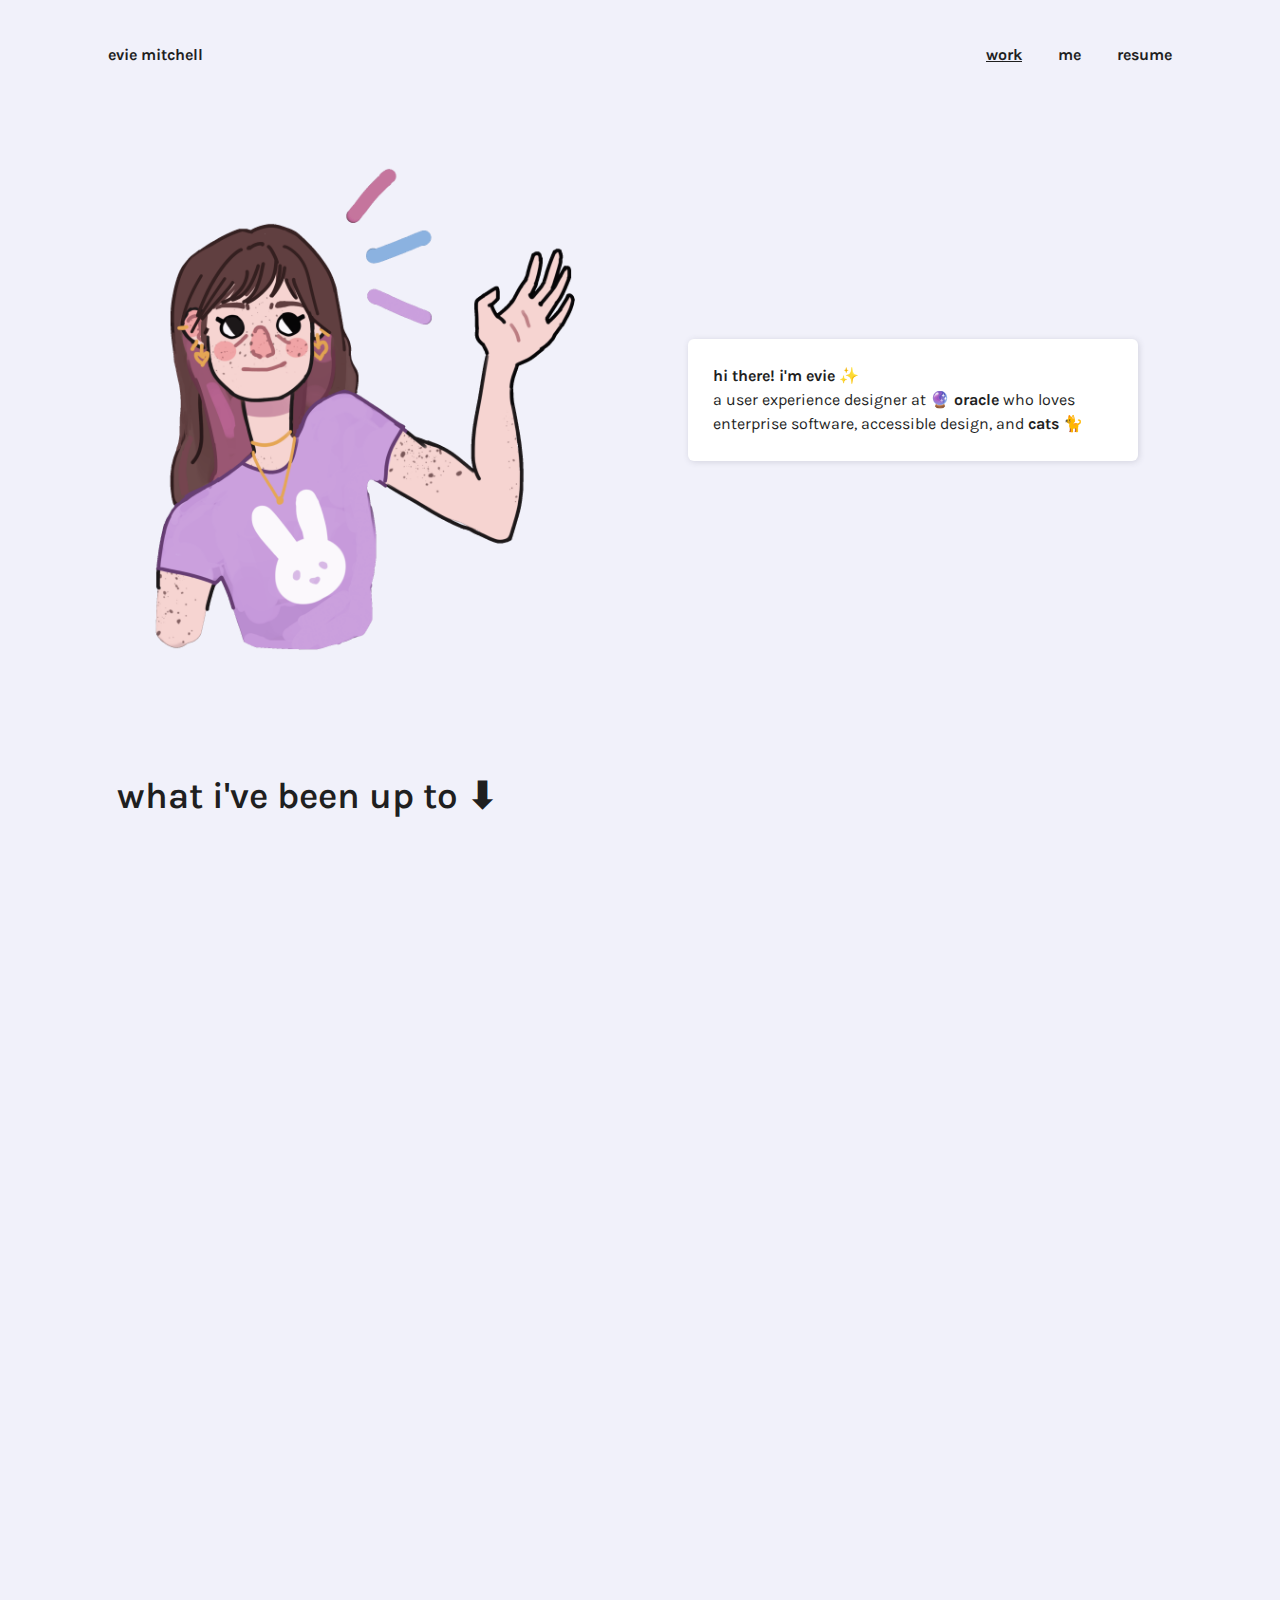
<file: index.html>
<!DOCTYPE html>
<html>
<head>
  <title>Evie Mitchell</title>
  <link rel="icon" type="image/x-icon" href="favicon.svg">
  <meta name="viewport" content="width=device-width, initial-scale=1">
  <link rel="stylesheet" href="style.css">
  <link href="https://fonts.googleapis.com/css?family=Karla:400,500,600,700" rel="stylesheet">
  <script src="script.js"></script>
</head>
<body>
  <div class="navbar">
    <div class="nav-left">
      <a href="index.html#" style="text-decoration: none; color: var(--bodytext);">evie mitchell</a>
    </div>
    <div class="nav-right">
      <a href="https://drive.google.com/file/d/13-yv6iWbOE85BrvFiS3qYa49qcFSQVgZ/view" target="_blank">resume</a>
      <a href="me.html">me</a>
      <a href="#work" style="text-decoration: underline; color: var(--bodytext);">work</a>
    </div>
  </div>
  <div class="container">
        <div class="herocard">
         <div class="xp-image">
            	<img src="new.gif" alt="Animated drawing of Evie waving">
          </div>
          	<div class="hero-text" style="background-color: white;">
      		<p><b>hi there! i'm evie ✨</b> <br> a user experience designer at <a href="#oracle">🔮 oracle</a> who loves enterprise software, accessible design, <!--  drawing, climbing rocks, --> and <span class="hover_img"><a href="#"> cats 🐈<span><img src="kity.jpg" alt="image of ziti and gnocchi" height="400" /></span></a></span></p>
      </div>
        </div>
  </div>
  <div class="container">
    <div class="spacer" id="first" ><a href="#first" style="color: var(--bodytext);"><h2>what i've been up to ⬇</h2></a></div>
        <a href="oracle.html" id="oracle"><div class="xp-card reveal">
          <div class="column1">
          <p>ORACLE - UX DESIGNER (NDA)</p>
          <h2>started full time at 🔮 oracle, envisioning a new electronic health record</h2>
          <p>Current role!</p>
          </div>
          <div class="xp-image">
            <img src="oracle/pcover.png" alt="Oracle health position cover image, with the oracle logo and a blurred image of the design Evie worked on">
          </div>
        </div> </a>
        <a href="oracleintern.html" id="oracleintern"><div class="xp-card reveal">
          <div class="column1">
          <p>ORACLE - UX DESIGN INTERN (NDA)</p>
          <h2>interned at 🔮 oracle, designing a conversational interface for healthcare procurement</h2>
          <p>Summer 2023</p>
          </div>
          <div class="xp-image">
            <img src="oracle/cover3.png" alt="Oracle internship cover image, with the oracle logo and a blurred image of the design Evie worked on">
          </div>
        </div> </a>
        <a href="ns.html" id="ns"><div class="xp-card reveal" >
          <div class="column1">
          <p>NORFOLK SOUTHERN - UX DESIGN INTERN (NDA)</p>
          <h2>interned at 🚂 norfolk southern, leading the redesign of incident reporting software</h2>
          <p>Spring 2023</p>
          </div>
          <div class="xp-image">
            <img src="ns/cover3.png" alt="Norfolk Southern internship cover image, with the Norfolk Southern logo and a blurred image of the design Evie worked on">
          </div>
        </div> </a>
        <!-- <div class="spacer" id="first" ><a href="#first" style="color: var(--bodytext);"><h2>case studies ⬇</h2></a></div>-->
        <a href="bits.html" id="bits"><div class="xp-card reveal">
          <div class="column1">
          <p>BITS OF GOOD - PRODUCT DESIGNER</p>
          <h2>joined 👐 bits of good, building a database to monitor the health of service dogs</h2>
          <p>Fall 2023</p>
          </div>
          <div class="xp-image">
            <img src="bits/cover.png" alt="Bits of Good project for Canine Assistants cover image, with an in-context mockup of the dashboard landing page rendered on a Macbook Pro">
          </div>
        </div> </a>

        <a href="keeb.html"><div class="xp-card reveal" >
          <div class="column1">
          <p>GEORGIA TECH - JUNIOR STUDIO</p>
          <h2>designed a web platform to help beginners build custom mechanical keyboards ⌨</h2>
          <p>Fall 2022</p>
          </div>
          <div class="xp-image">
            <img src="keeb/cover.png" alt="Keebbu project cover image, with an in-context mockup of the project's landing page rendered on a Macbook Pro">
          </div>
        </div> </a>
        <a href="spence.html"><div class="xp-card reveal" >
          <div class="column1">
          <p>GEORGIA TECH - SOPHOMORE STUDIO</p>
          <h2>designed a mobile app to prevent food waste through a pantry tracker & shopping list ♻</h2>
          <p>Summer 2021</p>
          </div>
          <div class="xp-image">
            <img src="spence/cover.png" alt="Spence project cover image, with three in-context mockups of the app screens rendered on an iPhone">
          </div>
        </div> </a>
        <div class="divider"></div>
        <footer class="footer reveal">
          <div class="foot-left"><p>thanks for sticking around! hope you liked my work◝(⑅•ᴗ•⑅)◜<br> i love talking design, tech, and digital art! hit me on <a href="https://www.linkedin.com/in/eviemitchelldesign/" style="text-decoration: underline;">linkedin</a> or <a href="mailto:eviemitch@gmail.com" style="text-decoration: underline;">email</a> to connect <3</p></div>
          <div class="foot-right">🧗‍♀ <a href="#" style="text-decoration: underline;"> back to top! </a></div>
        </footer>
        </div>
  </div>
</body>
</html>
</file>
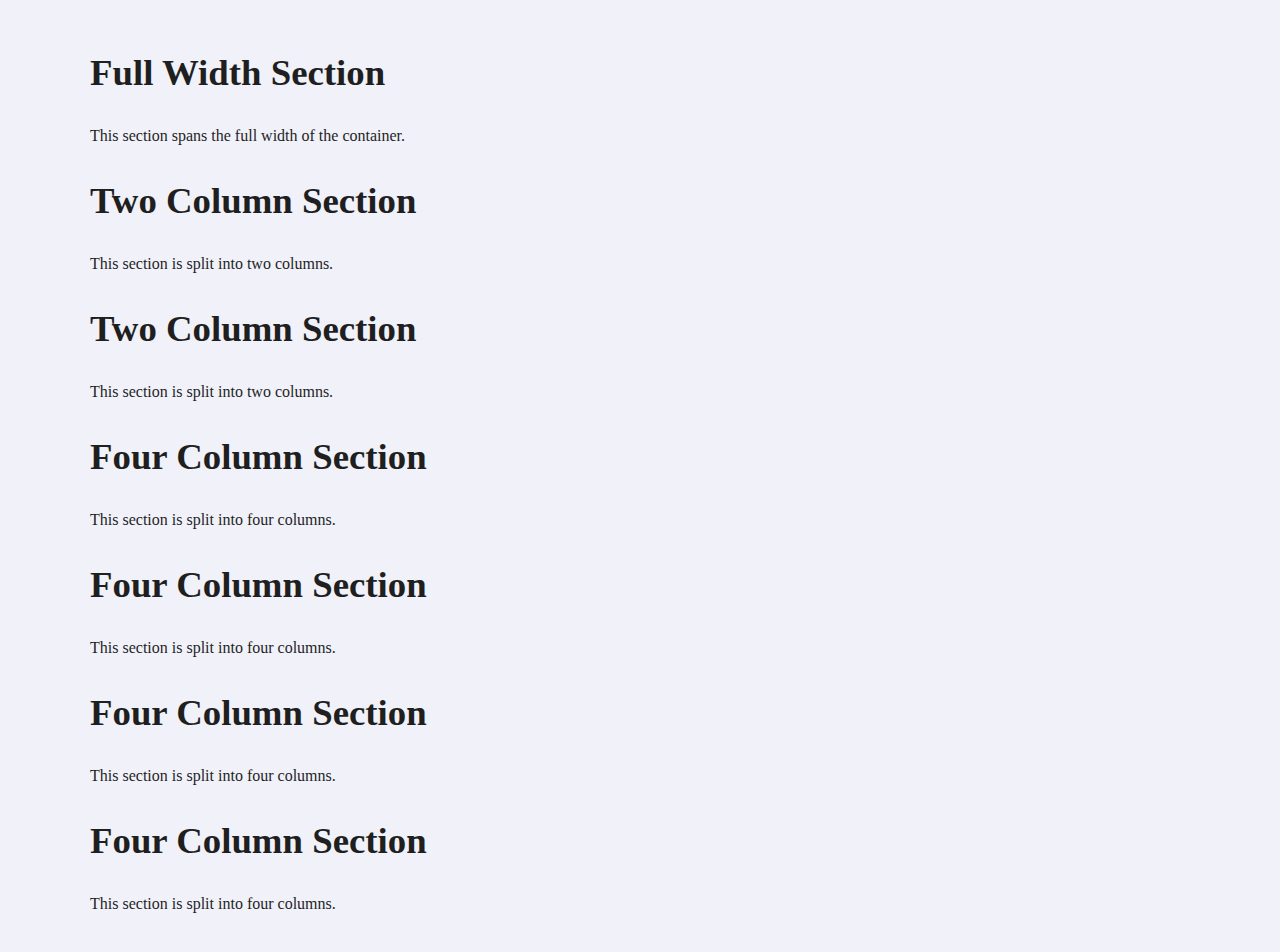
<file: gpt proj.html>
<!DOCTYPE html>
<html>

<head>
    <title>Project Case Study</title>
    <link rel="stylesheet" href="style.css">
</head>

<body>
    <div class="container">
        <section class="full-width-section">
            <h2>Full Width Section</h2>
            <p>This section spans the full width of the container.</p>
        </section>
        <section class="two-column-section">
            <div class="column">
                <h2>Two Column Section</h2>
                <p>This section is split into two columns.</p>
            </div>
            <div class="column">
                <h2>Two Column Section</h2>
                <p>This section is split into two columns.</p>
            </div>
        </section>
        <section class="four-column-section">
            <div class="column">
                <h2>Four Column Section</h2>
                <p>This section is split into four columns.</p>
            </div>
            <div class="column">
                <h2>Four Column Section</h2>
                <p>This section is split into four columns.</p>
            </div>
            <div class="column">
                <h2>Four Column Section</h2>
                <p>This section is split into four columns.</p>
            </div>
            <div class="column">
                <h2>Four Column Section</h2>
                <p>This section is split into four columns.</p>
            </div>
        </section>
    </div>
</body>

</html>
</file>
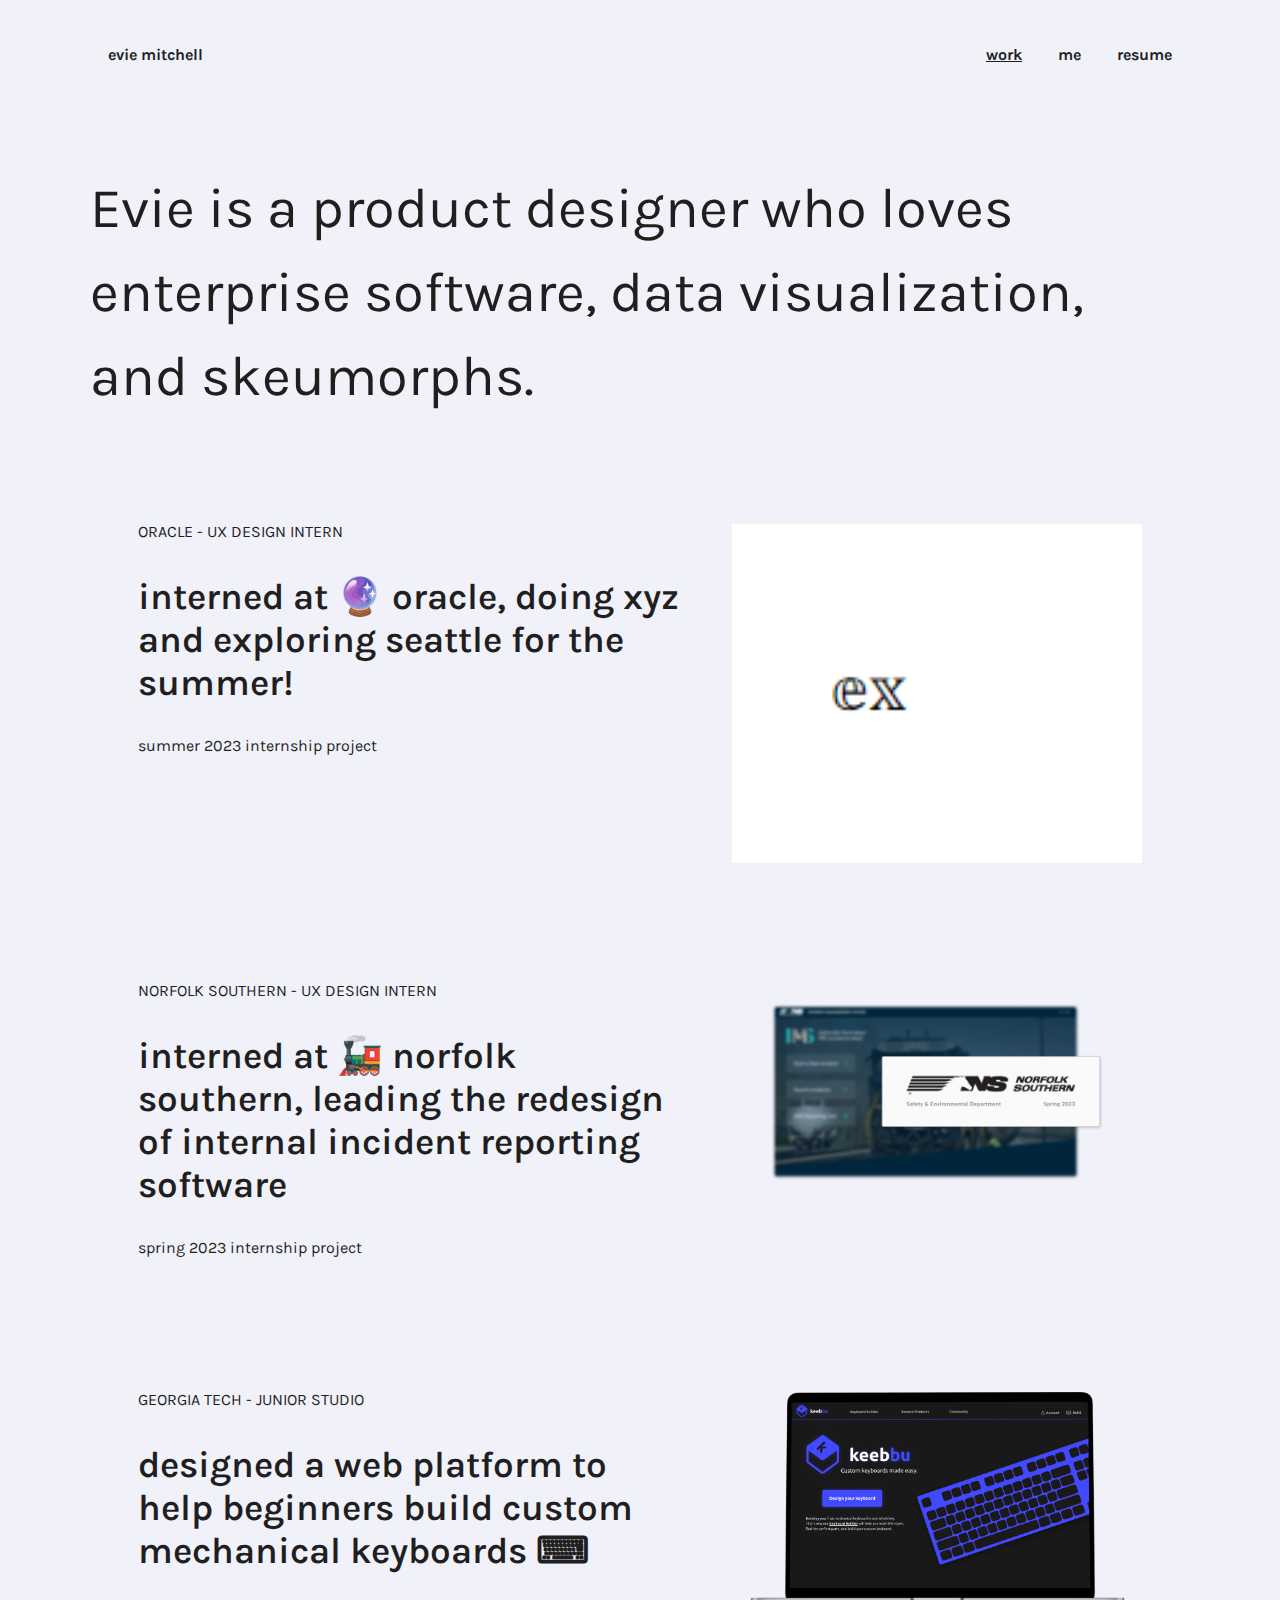
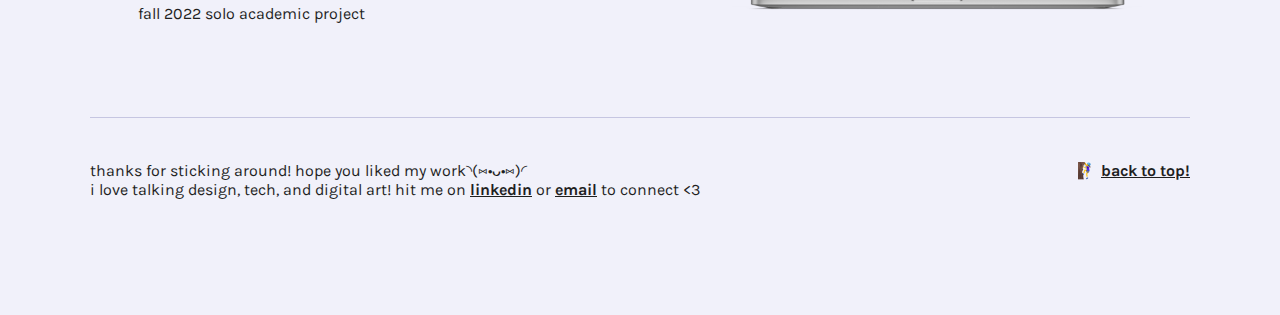
<file: huh.html>
<!DOCTYPE html>
<html>
<head>
  <title>Evie Mitchell's Portfolio</title>
  <meta name="viewport" content="width=device-width, initial-scale=1">
  <link rel="stylesheet" href="style.css">
  <link href="https://fonts.googleapis.com/css?family=Karla:400,700" rel="stylesheet">
</head>
<body>
  <div class="navbar">
    <div class="nav-left">
      <a href="index.html#" style="text-decoration: none; color: var(--bodytext);">evie mitchell</a>
    </div>
    <div class="nav-right">
      <a href="https://drive.google.com/file/d/13-yv6iWbOE85BrvFiS3qYa49qcFSQVgZ/view" target="_blank">resume</a>
      <a href="me.html">me</a>
      <a href="#work" style="text-decoration: underline; color: var(--bodytext);">work</a>
    </div>
  </div>
  <div class="container" id="about">
    <h1> Evie is a product designer who loves enterprise software, data visualization, and skeumorphs.</h1>
    <div class="spacer" id="first" ></div>
    <!-- <div class="divider"></div> <-->
        <a href="oracle.html"><div class="xp-card">
          <div class="column1">
          <p>ORACLE - UX DESIGN INTERN</p>
          <h2>interned at 🔮 oracle, doing xyz and exploring seattle for the summer!</h2>
          <p>summer 2023 internship project</p>
          </div>
          <div class="xp-image">
            <img src="img.png" alt="Case Study Image 1">
          </div>
        </div> </a>
        <a href="ns.html"><div class="xp-card" >
          <div class="column1">
          <p>NORFOLK SOUTHERN - UX DESIGN INTERN</p>
          <h2>interned at 🚂 norfolk southern, leading the redesign of internal incident reporting software</h2>
          <p>spring 2023 internship project</p>
          </div>
          <div class="xp-image">
            <img src="ns/cover.png" alt="Case Study Image 1">
          </div>
        </div> </a>
        <a href="keeb.html"><div class="xp-card" >
          <div class="column1">
          <p>GEORGIA TECH - JUNIOR STUDIO</p>
          <h2>designed a web platform to help beginners build custom mechanical keyboards ⌨</h2>
          <p>fall 2022 solo academic project</p>
          </div>
          <div class="xp-image">
            <img src="keeb.png" alt="Case Study Image 1">
          </div>
        </div> </a>
        <div class="divider"></div>
        <footer class="footer">
          <div class="foot-left">thanks for sticking around! hope you liked my work◝(⑅•ᴗ•⑅)◜<br> i love talking design, tech, and digital art! hit me on <a href="https://www.linkedin.com/in/eviemitchelldesign/" style="text-decoration: underline;">linkedin</a> or <a href="mailto:eviemitch@gmail.com" style="text-decoration: underline;">email</a> to connect <3</div>
          <div class="foot-right">🧗‍♀ <a href="#" style="text-decoration: underline;"> back to top! </a> </div>
        </footer>
        </div>
  </div>
</body>

</html>
</file>
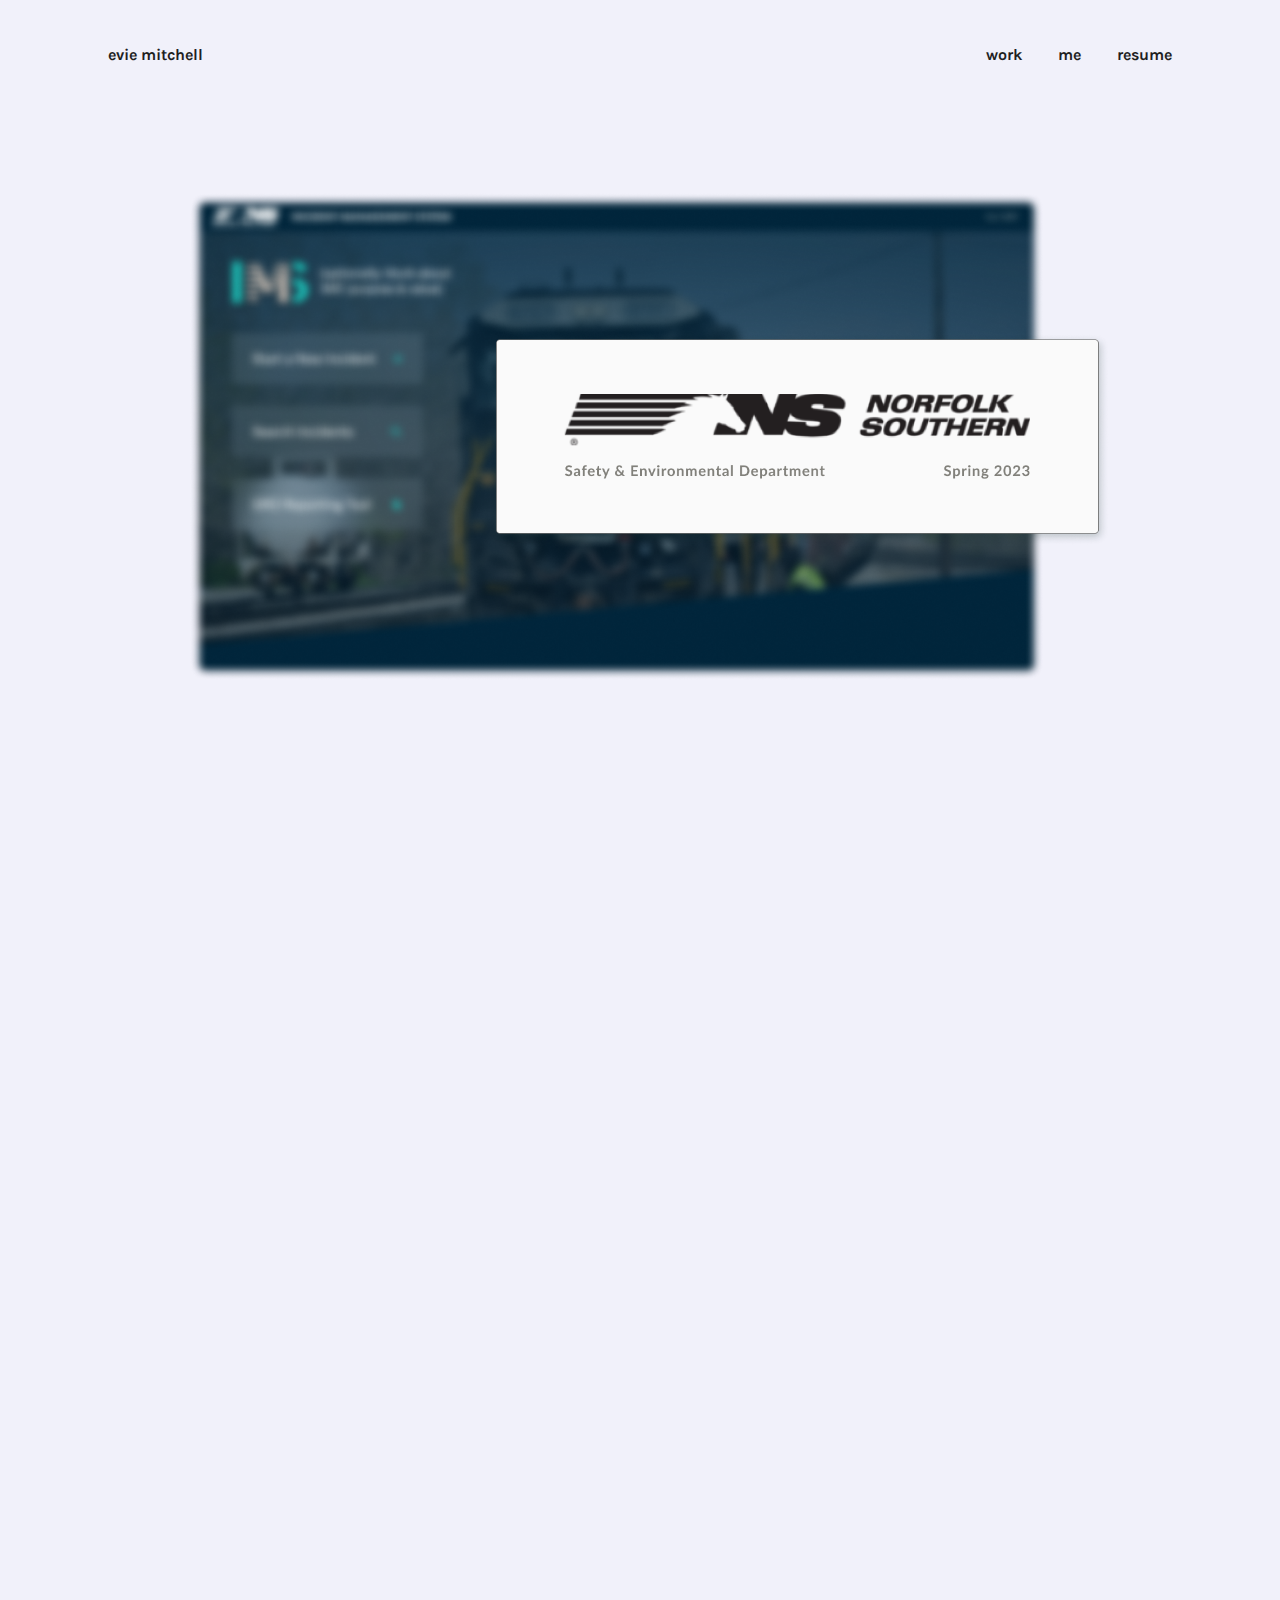
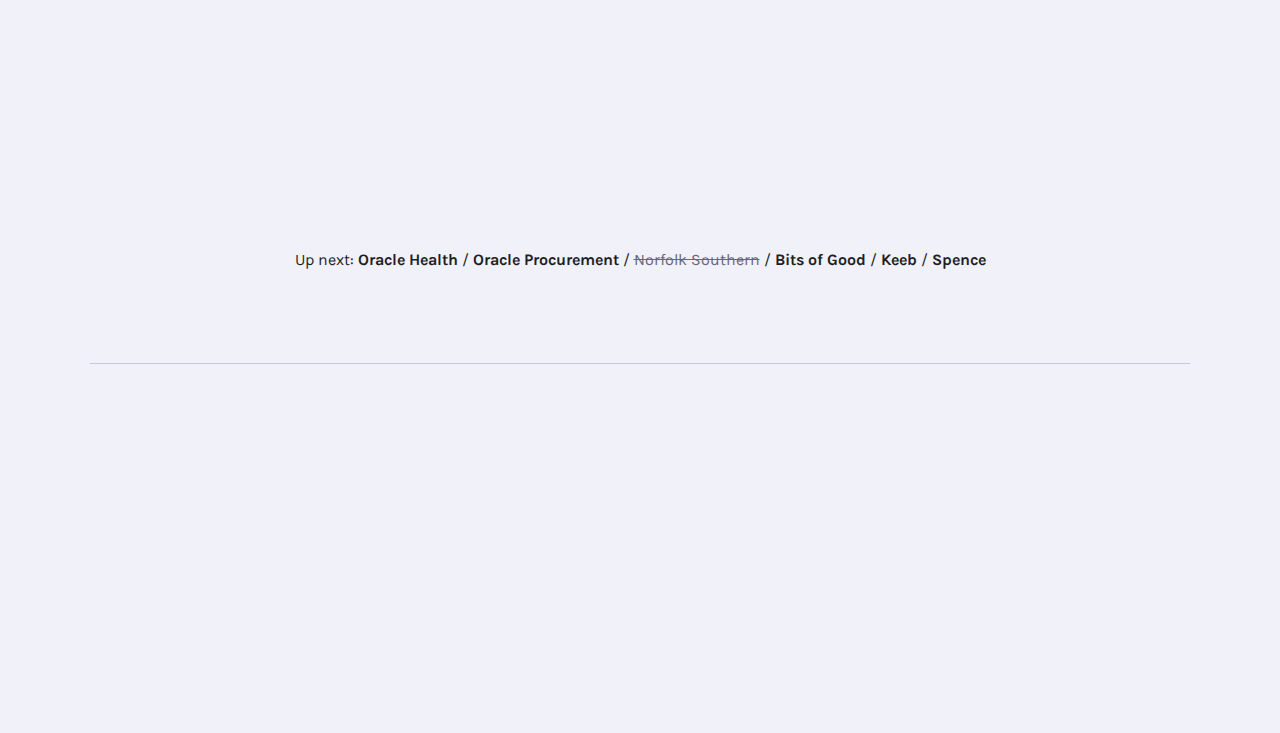
<file: ns.html>
<!DOCTYPE html>
<html>
<head>
  <title>Evie Mitchell</title>
  <link rel="icon" type="image/x-icon" href="favicon.svg">
  <meta name="viewport" content="width=device-width, initial-scale=1">
  <link rel="stylesheet" href="style.css">
  <link href="https://fonts.googleapis.com/css?family=Karla:300,400,700,800" rel="stylesheet">
  <link href="https://fonts.googleapis.com/css?family=Lato:300,400,700,800" rel="stylesheet">
  <script src="script.js"></script>
</head>
<body>
  <div class="navbar">
    <div class="nav-left">
      <a href="index.html#" style="text-decoration: none; color: var(--bodytext);">evie mitchell</a>
    </div>
    <div class="nav-right">
      <a href="https://drive.google.com/file/d/13-yv6iWbOE85BrvFiS3qYa49qcFSQVgZ/view" target="_blank">resume</a>
      <a href="me.html">me</a>
      <a href="index.html">work</a>
    </div>
  </div>
  <div class="project-container">
        <div class="project-hero">
          <img src="ns/covert.png" alt="Hero shot of the anonymized (blurred) final project">
        </div>
        <div class="overview reveal" style="background-color: var(--bg);">
        <h2>Improving data validity of incident reporting for railroad workers.</h2>
            <div class="facts"><h3>Timeline —</h3><p> Spring 2023 <br> 15 weeks </p></div>
            <div class="facts"><h3>Role —</h3><p>UX Designer</p></div>
            <div class="facts"><h3>Team —</h3><p>Product Owner <br> 5 Angular Developers</p></div>
            <div class="facts"><h3>Skills —</h3><p>User Research <br> Product Design<br>Design Systems<br>Adobe XD</p></div>
          </div>
        <div class="project-section reveal">
          <h3>01 Overview</h3>
          <h4> Designing a guided interface that streamlines the reporting process and ensures accurate collection of key information.</h4>
            <p>My internship team redesigned the Incident Management System (IMS), an internal application for reporting safety incidents. A key goal of the redesign was to better comply with government regulations on what information must be reported to the Federal Railroad Administration (FRA).</p>
          <img src="ns/impact.png" alt="Project Goals: 1. Make incident reporting faster 2. Improve data quality 3. Capture all and only required information. Project Results: 1. Reporting time reduced by 70% 2. Error rate reduced by 150% 3. Reworked to match FRA requirements">
        </div>
        <div class="project-section reveal">
          <h3>02 Project Scope</h3>
          <h4> As the sole designer, I identified usability & data validity issues with the current system, mapped the reporting workflow to the users’ needs, and created high-fidelity prototypes to test and iterate on.</h4>
            <p>I worked closely with business and engineering stakeholders to understand the problems with the system’s results, and establish metrics to track improvement. I also interviewed end users to better understand the usability issues contributing to the data’s shortcomings, and tested + validated designs in a workshop with 21 users and stakeholders.</p>
        </div>
        <div class="project-section reveal">
          <h3>03 Key Redesign Features</h3>
          <h4> While the details of this design are under NDA, I can share some of the research insights I made and the design principles they led me to. </h4>
          <img src="ns/flow.png" alt="An illustration of the original form, with no clear direction, and the redesigned product with a linear flow">
          <p>My research found that most users report an incident < 2x per year, so the system must be easily accessed by unfamiliar users. The original interface with layers of nested tabs and no specific order was frustrating and opaque to infrequent users. So, we redesigned the process into a step-by-step, instructed linear flow, a change that greatly reduced software bugs and helped users complete the report without any missing information.</p>
          <img src="ns/match.png" alt="An illustration of matching mental models between the user and the system">
          <p>The original system was written by government reporting experts in the dense regulatory language of the FRA, and grouped information by the pages of the old paper form reports. It didn’t match the language, mindset, or experience of the field workers who actually report the incidents. I reworked the information architecture based on user feedback like card sorting exercises, and rewrote legislative terminology into questions our users could easily understand.</p>
          <img src="ns/branch.png" alt="An illustration of the original form, in one long list, and the redesigned product with branching logic">
          <p>To minimize the cognitive load on the user, I proposed the use of progressive disclosure to reduce the amount of information asked on each screen and overall. By implementing branching internal logic, we were able to remove unnecessary fields when reporting different incidents (as many as 50 fewer fields for some scenarios!) </p>
        </div>
        <div class="project-section reveal">
          <h3>04 Learnings ✨</h3>
          <h4> Working on this product was an exciting challenge! <a href="mailto:eviemitch@gmail.com" style="text-decoration: underline;">Contact me</a> for more details.</h4>
          <div class="learn-columns">
          <div class="lcol-title"> <img src="ns/adaptability.png" alt="Adaptability"> </div> <div class="lcol">  <p>A week after I was placed on the project, a major derailment placed Norfolk Southern in the national spotlight, and proved the need for huge changes across the Safety & Environmental department. Under increased scrutiny, shifting priorities, and a company reorganization, I learned to manage high pressure in a cross-functional team, and balance the needs of many different stakeholders.</p></div>
          <div class="lcol-title"> <img src="ns/uxr.png" alt="User Advocacy"> </h4></div> <div class="lcol"><p>As the only designer working on the product, I had to articulate the value of user-centered design to my cross-functional team, and fight for the opportunity to interface directly with users. When users were inaccessible, I also learned to leverage alternative methods such as cognitive walkthroughs, heuristic analyses, and analyzing live data to gather insights.</p> </div>
          <div class="lcol-title"> <img src="ns/conf.png" alt="Confidence!"> </h4></div> <div class="lcol"> <p>Being the only woman, intern, and designer in a daily stand-up of 40+ people pushed me way out of my comfort zone. I accomplished things I couldn't imagine just a few months ago, like shaping the new product's functionality, leading a UXR workshop, and presenting my work to a group of more than 20 high-up stakeholders!</p> </div>
        </div>
      </div>
        <div class="project-section reveal">
            <h3>05 Thank you~ 💌</h3>
            <p>Despite (or maybe because of?) the project's heightened visibility and expectations, I’m so happy with the work we managed to accomplish, and proud to be a part of something that will help prevent future accidents. I’m really grateful to my mentor James for the infinite support, and to our product owner Nathan for the trust. I grew so much this semester, and I’m so thankful to have had this opportunity 😊</p> <br>
          <!--<img src="ns/office.jpg">-->
        </div>
        <div class="project-section">
          <p style="text-align: center;"> Up next: <a href="oracle.html">Oracle Health</a> / <a href="oracleintern.html">Oracle Procurement</a> / <s style="color: var(--subtle);">Norfolk Southern</s> / <a href="bits.html">Bits of Good</a> / <a href="keeb.html">Keeb</a> / <a href="spence.html">Spence</a></p>
        </div>
        <div class="divider"></div>
        <footer class="footer reveal">
          <div class="foot-left"><p>thanks for sticking around! hope you liked my work◝(⑅•ᴗ•⑅)◜<br> i love talking design, tech, and digital art! hit me on <a href="https://www.linkedin.com/in/eviemitchelldesign/" style="text-decoration: underline;">linkedin</a> or <a href="mailto:eviemitch@gmail.com" style="text-decoration: underline;">email</a> to connect <3</p></div>
          <div class="foot-right">🧗‍♀ <a href="#" style="text-decoration: underline;">back to top! </a> </div>
        </footer>
        </div>
      </div>
  </div>
  </div>
</body>
</html>
</file>
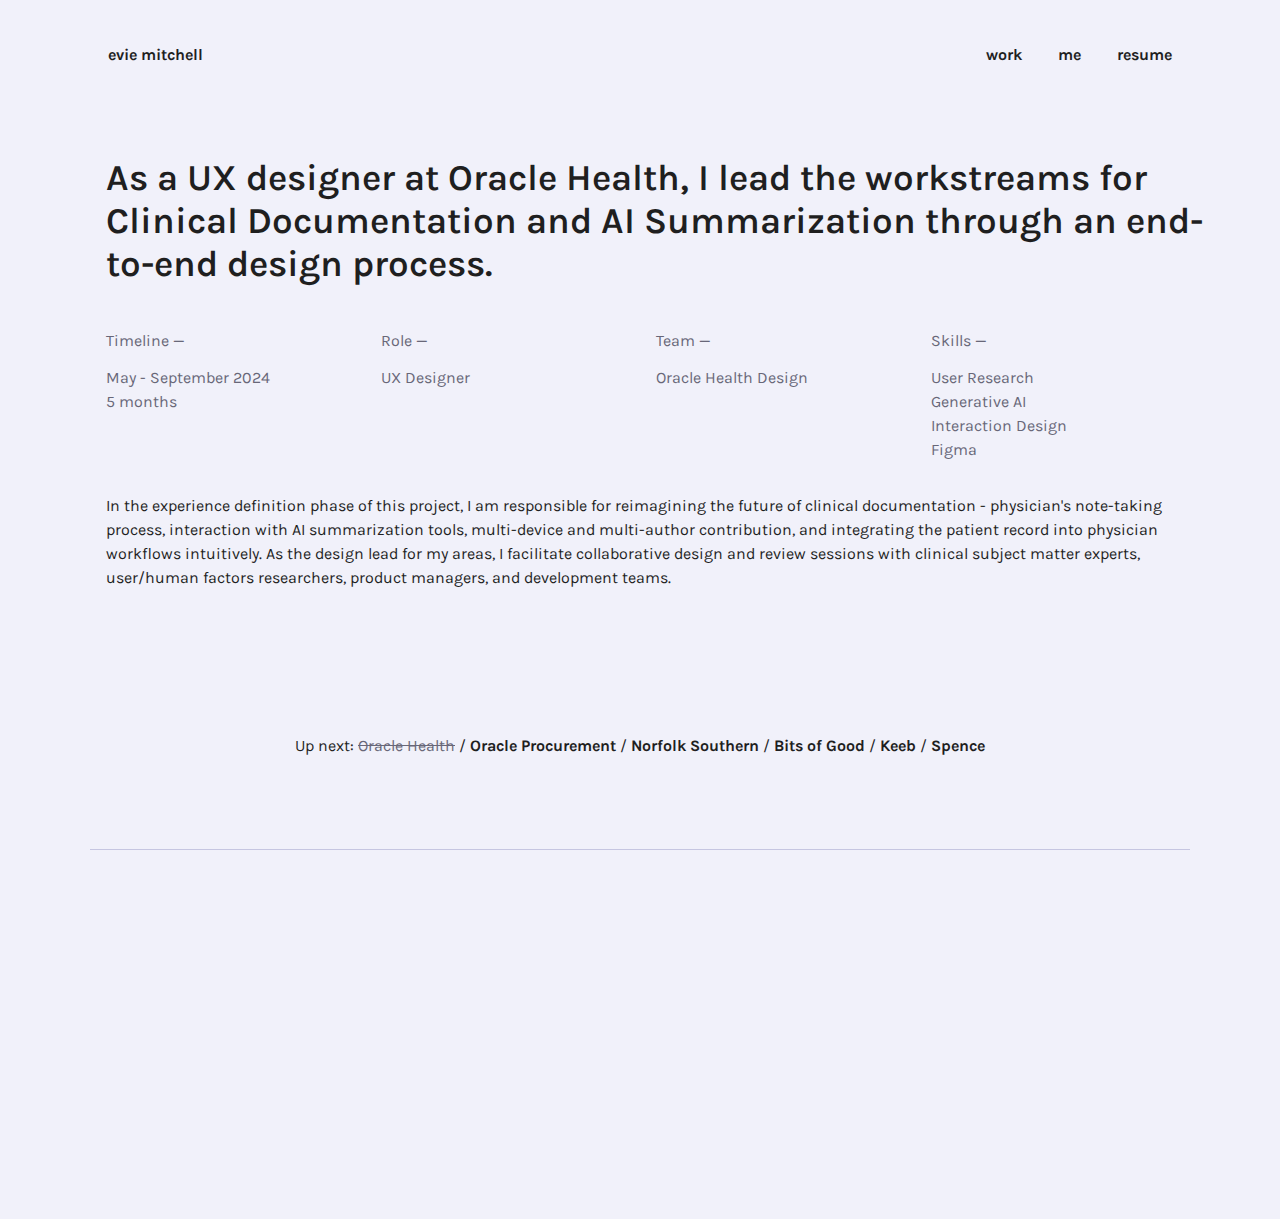
<file: oracle.html>
<!DOCTYPE html>
<html>
<head>
  <title>Evie Mitchell</title>
  <link rel="icon" type="image/x-icon" href="favicon.svg">
  <meta name="viewport" content="width=device-width, initial-scale=1">
  <link rel="stylesheet" href="style.css">
  <link href="https://fonts.googleapis.com/css?family=Karla:300,400,700,800" rel="stylesheet">
  <link href="https://fonts.googleapis.com/css?family=Lato:300,400,700,800" rel="stylesheet">
  <script src="script.js"></script>
</head>
<body>
  <div class="navbar">
    <div class="nav-left">
      <a href="index.html#" style="text-decoration: none; color: var(--bodytext);">evie mitchell</a>
    </div>
    <div class="nav-right">
      <a href="https://drive.google.com/file/d/13-yv6iWbOE85BrvFiS3qYa49qcFSQVgZ/view" target="_blank">resume</a>
      <a href="me.html">me</a>
      <a href="index.html">work</a>
    </div>
  </div>
  <div class="project-container">
        <!--<div class="project-hero">
          <img src="oracle/header.png" alt="Hero shot of the final design in context">
        </div>
        <div class="spacer"></div> -->
        <div class="overview" style="background-color: var(--bg);">
         <h2>As a UX designer at Oracle Health, I lead the workstreams for Clinical Documentation and AI Summarization through an end-to-end design process. </h2> 
            <div class="facts"><h3>Timeline —</h3><p> May - September 2024 <br> 5 months </p></div>
            <div class="facts"><h3>Role —</h3><p>UX Designer</p></div>
            <div class="facts"><h3>Team —</h3><p>Oracle Health Design<br> </p></div>
            <div class="facts"><h3>Skills —</h3><p>User Research<br>Generative AI<br>Interaction Design<br>Figma</p></div>
        <p> In the experience definition phase of this project, I am responsible for reimagining the future of clinical documentation - physician's note-taking process, interaction with AI summarization tools, multi-device and multi-author contribution, and integrating the patient record into physician workflows intuitively. As the design lead for my areas, I facilitate collaborative design and review sessions with clinical subject matter experts, user/human factors researchers, product managers, and development teams. </p>

          </div>
        <!--
        <div class="project-section">
          <h3>01 Overview</h3>
          <h4>In collaboration with real clinicians, I designed a new experience for taking clinical notes </h4>
            <p>org chart, my 2 sections</p>
        </div>
        <div class="project-section reveal">
          <h3>02 Low Fidelity & Mental Model </h3>
          <h4>research methods, time, cross functional collaboration</h4>
          <img src="oracle/finalsmal.png" alt="A screenshot of Evie giving her final presentation, titled Generative AI in Healthcare Procurement, in a Zoom call. Beside are several screenshots of positive feedback messages from the Zoom chat.">
        </div>
        <div class="project-section reveal">
          <h3>03 High Fidelity Iteration </h3>
          <h4> ever-evolving visual design! + collab with X other workstreams that impact my design! </h4>
        </div>

        <div class="project-section reveal">
          <h3>04 Reflection</h3>
          <h4> first full-time job! first time working in such a big team</h4>
          <p>I couldn’t have asked for a better internship experience. I learned an incredible amount from all of the experienced and knowledgeable designers in my organization, especially my amazing mentor Jason, from collaboration with my fellow interns, and from the complex and adaptable Redwood Design System. Thanks Oracle 💗</p>
      </div>
    -->
        <div class="project-section">
          <p style="text-align: center;"> Up next: <s style="color: var(--subtle);">Oracle Health</s> / <a href="oracleintern.html">Oracle Procurement</a> / <a href="ns.html">Norfolk Southern</a> / <a href="bits.html">Bits of Good</a> / <a href="keeb.html">Keeb</a> / <a href="spence.html">Spence</a></p>
        </div>
        <div class="divider"></div>
        <footer class="footer reveal">
          <div class="foot-left"><p>thanks for sticking around! hope you liked my work◝(⑅•ᴗ•⑅)◜<br> i love talking design, tech, and digital art! hit me on <a href="https://www.linkedin.com/in/eviemitchelldesign/" style="text-decoration: underline;">linkedin</a> or <a href="mailto:eviemitch@gmail.com" style="text-decoration: underline;">email</a> to connect <3</p></div>
          <div class="foot-right">🧗‍♀ <a href="#" style="text-decoration: underline;">back to top! </a> </div>
        </footer>
        </div>
      </div>
  </div>
</body>
</html>
</file>
<file: style.css>
/* colors!
:root {
  --bg: #1F1F1F;
  --bodytext: #dadada;
  --accent: #6B54D3;
  --mid: #9B8FAF;
  --light: #ebd9ff;
  --hover: #2A272C;
}  */

/* mid
:root {
  --bg: #2E2A3D;
  --bodytext: #dadada;
  --accent: #6B54D3;
  --mid: #403B53;
  --light: #403B53;
  --hover: #403B53;
}  */

/* pastel
:root {
  --bg:#D6D7F2;
  --bodytext: #1f1f1f;
  --accent: #6B54D3;
  --mid: #6B54D3;
  --light: #ECEBFE;
  --hover: #ECEBFE;
}  */

/* light mode colors!  */
:root {
  --bg: #f1f1fa;
  --bodytext: #1f1f1f;
  --subtle: #686778;
  --accent: #6B54D3;
  --mid: #C6C6E1;
  --light: #DBDBF1;
  --hover: #E2E2F1;
  --width: 1100px;
}

/* actual white colors! 
:root {
  --bg: #ffffff;
  --bodytext: #1f1f1f;
  --subtle: #686778;
  --accent: #6B54D3;
  --mid: #f1f1fa;
  --light: #DBDBF1;
  --hover: #f1f1fa;
} */

/* new colors
:root {
  --bg: #E2E2F1;
  --bodytext: #1f1f1f;
  --subtle: #686778;
  --accent: #6B54D3;
  --mid: #C6C6E1;
  --light: #DBDBF1;
  --hover: #f3f3fa;
} */


/* reset default margin and padding */
body, html {
/*  cursor: url('eevee.png'), auto;*/
  cursor: url(eevee.png)15 15, move;
  background-color: var(--bg);
  color: var(--bodytext);
  margin: 0;
  padding: 0;
  scroll-behavior: smooth;
}

/* text styles */

p {
  font-family: karla;
  font-size: 16px;
  font-weight: 400;
  line-height: 1.5;
}

h1 {
  font-family: karla;
  font-weight: 400;
  font-style: normal, italic;
  font-size: 3.5rem; 
  line-height: 1.5;
}

h2 {
  font-family: karla;
  font-weight: 600;
  font-style: normal, italic;
  font-size: 2.3rem; 
}

h3 {
  font-family: karla;
  font-weight: 400;
  font-style: normal, italic;
  font-size: 1rem; 
}

h4 {
  font-family: karla;
  font-weight: 700;
  font-style: normal, italic;
  font-size: 1.5rem; 
  line-height: 1.5;
}

a {
  font-family: karla;
  font-weight: 700;
  color: var(--bodytext);
  text-decoration: none;
}

a:hover {
  color: var(--accent);
  cursor: url(active.png)15 15, auto;
/*  cursor: url('active.png'), auto;*/
}

/* Top Navigation Bar */
.navbar {
  background-color: var(--bg);
  display: flex;
  padding: 3vh;
  margin: 0 auto;
  overflow: hidden;
  max-width: var(--width);
  font-family: karla, sans-serif;
}

.nav-left {
  margin-right: auto;
}

.nav-right {
  margin-left: auto;
}

.navbar a {
  float: right;
  display: block;
  color: var(--bodytext);
  text-align: center;
  padding: 2vh;
  text-decoration: none;
}

.navbar a:hover {
  text-decoration: underline;
  color: var(--accent);
}

.navbar a:active {
  text-decoration: underline;
}

/* Spacer */
.spacer {
}

.spacer h2 {
  padding-left: 3vh;
  padding-top: 2rem;
  padding-bottom: 2rem;
}

/* Hero Section */
.hero-section {
  background-image: url('interests/cover1.png'); /* Replace with your desired image */
  background-size: contain;
  background-repeat: no-repeat;
  background-position: center center;
  height:70vh;
  display: flex;
  align-items: center;
  position: relative;
}

.hero-section:hover {
  background-image: url('interests/cover2.png');
}

.hero-content {
  text-align: center;
  margin: 0 auto;
  z-index: 1;
  position: relative;
}

.hero-content p {
  font-size: 16px;
  color: var(--bodytext);

}

.hero-text {
  text-align: left;
  display: flex;
  flex-wrap: wrap;
  max-width: 450px;
  background-color: var(--hover);
  align-items: center;
  z-index: 2; /* Added z-index property for stacking order */
  /* position: center;
  border: var(--bg) dashed 2px;
  border: solid var(--mid) 1px;  */
  border-radius: 6px;
  box-shadow: 1px 1px 6px #D2D2DE;
}

.hero-text p {
  text-align: left;
  font-size: 16px;
  flex: 1 1 auto;
  color: var(--bodytext);
  margin: 25px;
}

/* Single-column layout with dividers */
.container {
  max-width: var(--width);
  width: 100%;
  margin: 0 auto;
  padding-top: 20px;
  padding-bottom: 20px;
  position: relative;
}

.divider {
  border-bottom: 1px solid var(--mid);
  width: 100%;
  margin-top: 3vh;
  margin-bottom: 3vh;
}

/* simple 2-column cards */
.card {
  background-color: clear;
  padding: 1rem;
  text-align: left;
  /* align-items: center; */   /* centering text vertically in <div> */
  display: grid;
  grid-template-columns: 1fr 1fr;
  gap: 6rem;
}

.herocard {
  background-color: clear;
  padding: 1rem;
  text-align: left;
  align-items: center;   /* centering text vertically in <div> */
  display: grid;
  grid-template-columns: 1fr 1fr;
  gap: 6rem;
}

/* Project/Work Experience Card */

.xp-card {
  background-color: clear;
  margin: 0 auto;
  padding: 3rem;
  text-align: left;
  display: grid;
  grid-template-columns: 1fr .75fr;
  gap: 3rem;
}

.xp-card:hover {
  background-color: var(--hover);
}

.xp-card h2 {
  color: var(--bodytext);
}

.xp-card h3 {
  color: var(--bodytext);
}

.xp-card p {
  color: var(--bodytext);
}

.xp-image {
  margin-top: 20px;
}

.xp-image img {
  width: 100%;
  height: auto;
}

.footer {
  background-color: var(--bg);
  display: flex;
  width: 100%;
  margin: 0 auto;
  padding-top: 1rem;
  padding-bottom: 6rem;
  overflow: hidden;
  position: relative;
  bottom:0;
  font-family: karla, sans-serif;
}

.foot-left {
  margin-right: auto;
  font-weight: 400;
}

.foot-right {
  margin-left: auto;
}

/* Project Styles */
.project-container {
  max-width: var(--width);
  width: 100%;
  margin: 0 auto;
  position: relative;
}

.project-hero {
  background-color: clear;
  padding: 3vh;
  text-align: left;
}

.project-hero img{
  width: 100%;
  height: auto;
}

.overview {
  /* background-color: var(--hover); */
  display: flex;
  width: 100%;
  flex-wrap: wrap;
  margin: 0 auto;
  padding: 1rem;
  padding-bottom: 6rem;
}

.facts {
  flex: 20%;
  color: var(--subtle);
  gap: 1rem;
}

.pull-quote {
  padding: 2rem;
  max-width: 800px;
  margin: 0 auto;
  text-align: center;
  background-color: var(--hover);
}

.project-section {
  padding: 1rem;
  padding-bottom: 3rem;
  align-items: center;
  text-align: left;
  margin: 0 auto;
}

.project-section h2 {
  margin-bottom: 2rem;
}

.project-section h3 {
  color: var(--accent);
}

.project-section img {
  width:100%;
  height: auto;
}

.project-columns {
  padding: 1rem;
  text-align: left;
  align-items: center;  /* centering text vertically in <div> */
  display: grid;
  grid-template-columns: 1fr 1fr;
  gap: 20px;
}

.keebr-columns {
  padding: 1rem;
  text-align: left;
  align-items: center;  /* centering text vertically in <div> */
  display: grid;
  grid-template-columns: 1fr 2fr;
  gap: 20px;
}

.keebl-columns {
  padding: 1rem;
  text-align: left;
  align-items: center;  /* centering text vertically in <div> */
  display: grid;
  grid-template-columns: 2fr 1fr;
  gap: 20px;
}

.spence-columns {
  padding: 1rem;
  text-align: left;
  align-items: center;  /* centering text vertically in <div> */
  display: grid;
  grid-template-columns: 2fr 1fr;
  gap: 20px;
}

.pcol {
  flex: 0 1 20%;
  gap: 20px;
  margin: 0 0 0 0;
}

.learn-columns {
  text-align: left;
  display: grid;
  align-items: center;
  padding: 0;
  gap: 20px;
  grid-template-columns: .3fr 1fr;
}

.o-columns {
  text-align: left;
  display: grid;
  align-items: center;
  padding: 0;
  gap: 20px;
  grid-template-columns: .3fr 1fr;
}

.lcol {
  flex: 80%;
  margin: 0 0 0 0;
}

.ocol {
  flex: 80%;
  margin: 0 0 0 0;
}

.pcol img {
  width: 100%;
  height: auto;
}

.pic-col {
  padding: 1vh;
  text-align: left;
  display: grid;
  grid-template-columns: 1fr 1fr 1fr;
}

.pics {
  flex: 20%;
  gap: 1rem;
  padding-right:1rem;
}

.pics img {
  width: 100%;
  height: auto;
}

/*scroll animation*/
.reveal{
  position: relative;
  transform: translateY(150px);
  opacity: 0;
  filter: blur(5px);
  transition: .3s ease-in;
}
.reveal.active{
  transform: translateY(0);
  opacity: 1;
  filter: none;
}

/* hover image */
.hover_img 
.hover_img a { position:relative; }
.hover_img a span { position:absolute; display:none; z-index:99; }
.hover_img a:hover span { display:block; }

/* mobile responsivenesss */
@media (max-width: 768px) {

p {
  font-size: 12px;
}

h1 {
  font-size: 1.3rem; 
}

h2 {
  font-size: 1.3rem; 
}

h3 {
  font-size: 12px; 
}

h4 {
  font-size: 1.3rem; 
}

  .container {
    width: 90%;
  }
  .project-container {
    width: 90%;
  }
  .herocard {
  background-color: clear;
  padding: 0;
  text-align: left;
  display: block;
  }
  .xp-image {
    padding: 0;
  }
.xp-card {
  background-color: clear;
  margin: 0 auto;
  padding: 2rem;
  text-align: left;
  display: block;
  }
  .card {
    background-color: clear;
    padding: 1rem;
    text-align: left;
    /* align-items: center; */   /* centering text vertically in <div> */
    display: block;
  }
  .spence-columns {
    display: block;
  }
  .learn-columns {
    text-align: left;
    display: block;
    align-items: center;
    padding: 0;
  }
  .o-columns {
    text-align: left;
    display: block;
    align-items: center;
    padding: 0;
  }
  .o-columns img {
    width: 70%;
  }
  .learn-columns img {
    width: 70%;
  }
  .project-columns {
    padding: 1rem;
    text-align: left;
    align-items: center;  /* centering text vertically in <div> */
    display: block;
  }
  .keebr-columns {
    padding: 1rem;
    text-align: left;
    align-items: center;  /* centering text vertically in <div> */
    display: block;
  }
  .keebl-columns {
    padding: 1rem;
    text-align: left;
    align-items: center;  /* centering text vertically in <div> */
    display: block;
  }
  .footer {
    background-color: var(--bg);
    display: block;
    width: 90%;
    margin: 0 auto;
    padding-top: 1rem;
    padding-bottom: 6rem;
    overflow: hidden;
    position: relative;
    bottom:0;
    font-family: karla, sans-serif;
  }
  .overview {
    display: block;
    margin: 0 auto;
    padding: 1rem;
    padding-bottom: 6rem;
  }

  .foot-left {
    margin-right: auto;
    line-height: 1.5rem;
    padding: 1rem;
    font-weight: 400;
  }

  .foot-right {
    padding: 1rem;
    text-align: center;
    margin-left: auto;
  }

  .xp-image {
    margin:30px;
  }
}
</file>
